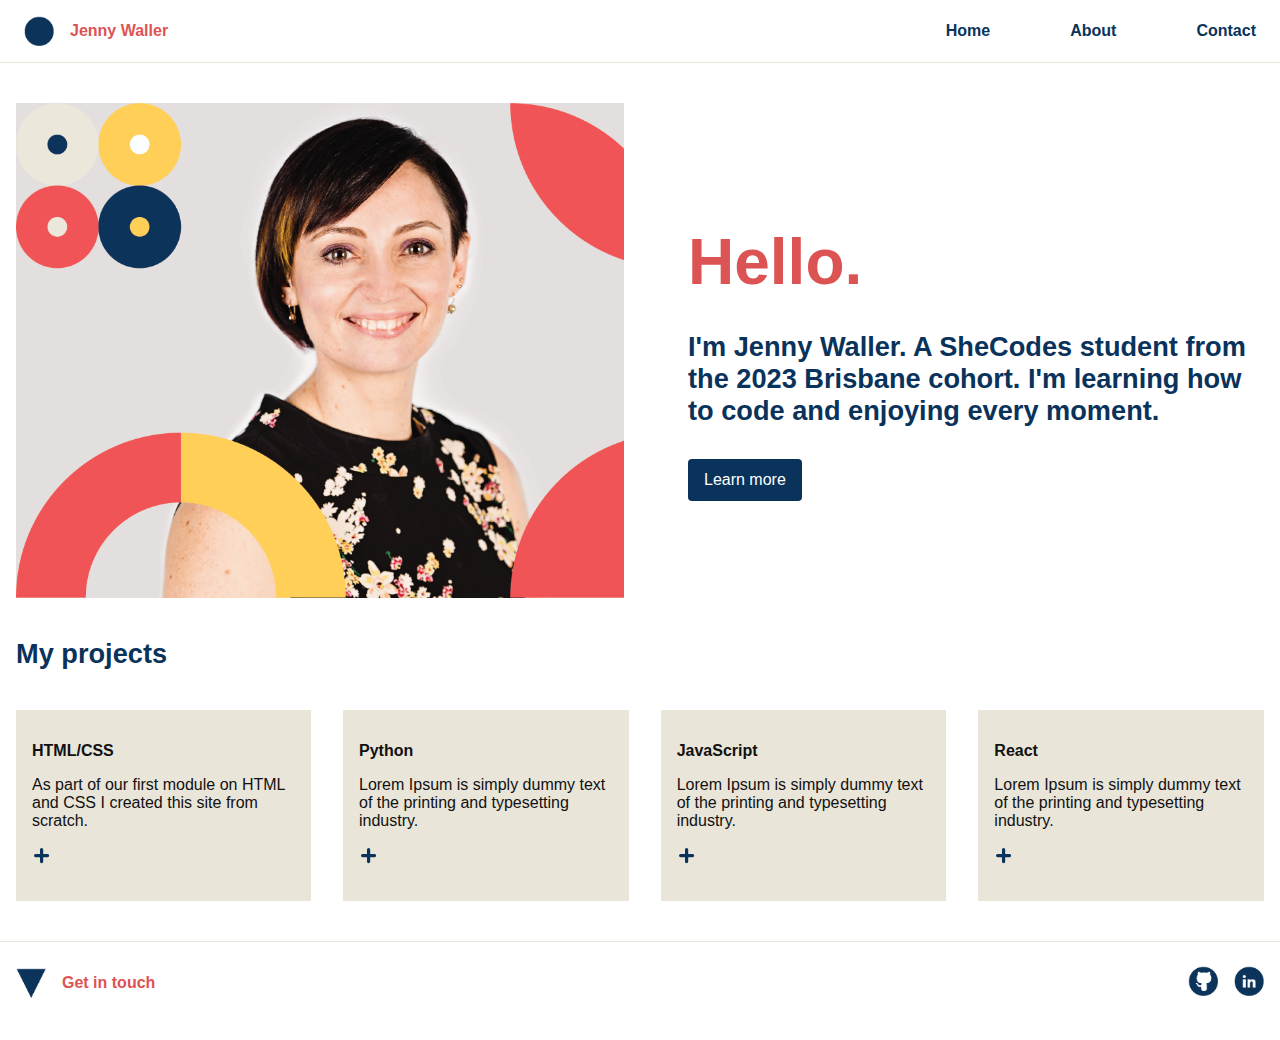
<file: index.html>
<!DOCTYPE html>
<html lang="en">
<head>
    <meta charset="UTF-8">
    <meta http-equiv="X-UA-Compatible" content="IE=edge">
    <meta name="viewport" content="width=device-width, initial-scale=1.0">
    <title>My porfolio</title>
    <link rel="stylesheet" href="css/style.css">
</head>
<body>

    <header class="header">
        <nav class="navbar">
            <div class="circle-align">
            <img src="img/circle-logo.png" alt="circle" class="circle-logo">
            <a href="index.html" class="nav-logo">Jenny Waller</a>
            </div>
            <ul class="nav-menu">
                <li class="nav-item">
                    <a href="index.html" class="nav-link">Home</a>
                </li>
                <li class="nav-item">
                    <a href="about.html" class="nav-link">About</a>
                </li>
                <li class="nav-item">
                    <a href="contact.html" class="nav-link">Contact</a>
                </li>
            </ul>
            <div class="hamburger">
                <span class="bar"></span>
                <span class="bar"></span>
                <span class="bar"></span>
            </div>
        </nav>
    </header>

    <section id="hero">
        <div class="headshot-bg">
            <!-- Remember to put your image here -->
		</div>
        <div class="headshot-info">
			<h2>Hello.</h2>
			<h3>I'm Jenny Waller. A SheCodes student from the 2023 Brisbane cohort. I'm learning how to code and enjoying every moment.</h3>
            <a href="about.html" class="btn-primary">Learn more</a>
		</div>
    </section>

    <section id="work">
        <h3>My projects</h3>
        <div class="projects">
        <article class="row">
            <h4>HTML/CSS</h4>
                <p>As part of our first module on HTML and CSS I created this site from scratch. 
                </p>
                <a href="work.html">
                    <svg xmlns="http://www.w3.org/2000/svg" fill="none" viewBox="0 0 24 24" stroke-width="4" stroke="currentColor" class="plus-icon">
                        <path stroke-linecap="round" stroke-linejoin="round" d="M12 4.5v15m7.5-7.5h-15" />
                    </svg>                      
                </a>
        </article>
        <article class="row">
            <h4>Python</h4>
                <p>Lorem Ipsum is simply dummy text of the printing and typesetting industry. 
                </p>
                <a href="work.html">
                    <svg xmlns="http://www.w3.org/2000/svg" fill="none" viewBox="0 0 24 24" stroke-width="4" stroke="currentColor" class="plus-icon">
                        <path stroke-linecap="round" stroke-linejoin="round" d="M12 4.5v15m7.5-7.5h-15" />
                    </svg>
                </a>
        </article>
        <article class="row">
            <h4>JavaScript</h4>
                <p>Lorem Ipsum is simply dummy text of the printing and typesetting industry. 
                </p>
                <a href="work.html">
                    <svg xmlns="http://www.w3.org/2000/svg" fill="none" viewBox="0 0 24 24" stroke-width="4" stroke="currentColor" class="plus-icon">
                        <path stroke-linecap="round" stroke-linejoin="round" d="M12 4.5v15m7.5-7.5h-15" />
                    </svg>
                </a>
        </article>
        <article class="row">
            <h4>React</h4>
                <p>Lorem Ipsum is simply dummy text of the printing and typesetting industry.
                </p>
                <a href="work.html">
                    <svg xmlns="http://www.w3.org/2000/svg" fill="none" viewBox="0 0 24 24" stroke-width="4" stroke="currentColor" class="plus-icon">
                        <path stroke-linecap="round" stroke-linejoin="round" d="M12 4.5v15m7.5-7.5h-15" />
                    </svg>
                </a>
        </article>
        </div>
    </section>

    <footer>
        <div class="contact-text">
            <img src="img/triangle-logo.png" alt="triangle logo" class="triangle-icon">
            <a href="contact.html"><h1>Get in touch</h1></a>
        </div>
        <div class="social-media">
            <a href="https://github.com/jdub-codes">
            <img src="img/github-logo.png" alt="GitHub" class="social-icon">
            </a>
            <a href="https://www.linkedin.com/in/jennywaller">
            <img src="img/linkedin-logo.png" alt="Linkedin" class="social-icon">
            </a>
        </div>
    </footer>

    <script src="js/script.js"></script>

</body>
</html>
</file>
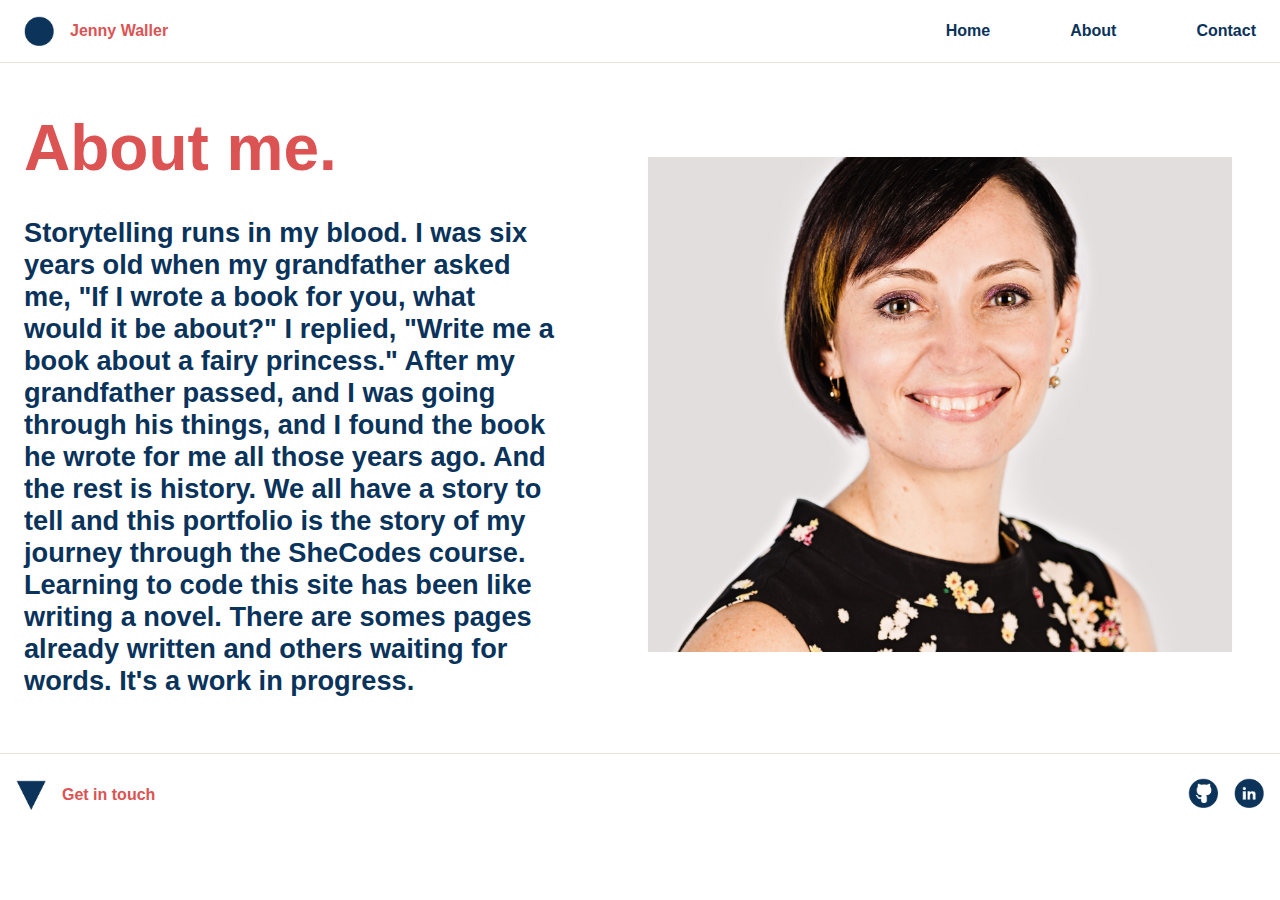
<file: about.html>
<!DOCTYPE html>
<html lang="en">
<head>
    <meta charset="UTF-8">
    <meta http-equiv="X-UA-Compatible" content="IE=edge">
    <meta name="viewport" content="width=device-width, initial-scale=1.0">
    <title>My porfolio</title>
    <link rel="stylesheet" href="css/style.css">
</head>
<body>

    <header class="header">
        <nav class="navbar">
            <div class="circle-align">
            <img src="img/circle-logo.png" alt="circle" class="circle-logo">
            <a href="index.html" class="nav-logo">Jenny Waller</a>
            </div>
            <ul class="nav-menu">
                <li class="nav-item">
                    <a href="index.html" class="nav-link">Home</a>
                </li>
                <li class="nav-item">
                    <a href="about.html" class="nav-link">About</a>
                </li>
                <li class="nav-item">
                    <a href="contact.html" class="nav-link">Contact</a>
                </li>
            </ul>
            <div class="hamburger">
                <span class="bar"></span>
                <span class="bar"></span>
                <span class="bar"></span>
            </div>
        </nav>
    </header>

    <section id="aboutme">
        <div class="aboutme-info">
			<h2>About me.</h2>
			<h3>Storytelling runs in my blood. I was six years old when my grandfather asked me, "If I wrote a book for you, what would it be about?" I replied, "Write me a book about a fairy princess." After my grandfather passed, and I was going through his things, and I found the book he wrote for me all those years ago. And the rest is history. We all have a story to tell and this portfolio is the story of my journey through the SheCodes course. Learning to code this site has been like writing a novel. There are somes pages already written and others waiting for words. It's a work in progress.
            </h3>
        </div>
        <div class="aboutme-bg">
            <!-- Remember to put your image here -->
        </div>
    </section>


    <footer class="footer">
        <div class="contact-text">
            <img src="img/triangle-logo.png" alt="triangle logo" class="triangle-icon">
            <a href="contact.html"><h1>Get in touch</h1></a>
        </div>
        <div class="social-media">
            <a href="https://github.com/jdub-codes">
            <img src="img/github-logo.png" alt="GitHub" class="social-icon">
            </a>
            <a href="https://www.linkedin.com/in/jennywaller">
            <img src="img/linkedin-logo.png" alt="Linkedin" class="social-icon">
            </a>
        </div>
    </footer>

    <script src="js/script.js">
    </script>

</body>
</html>
</file>
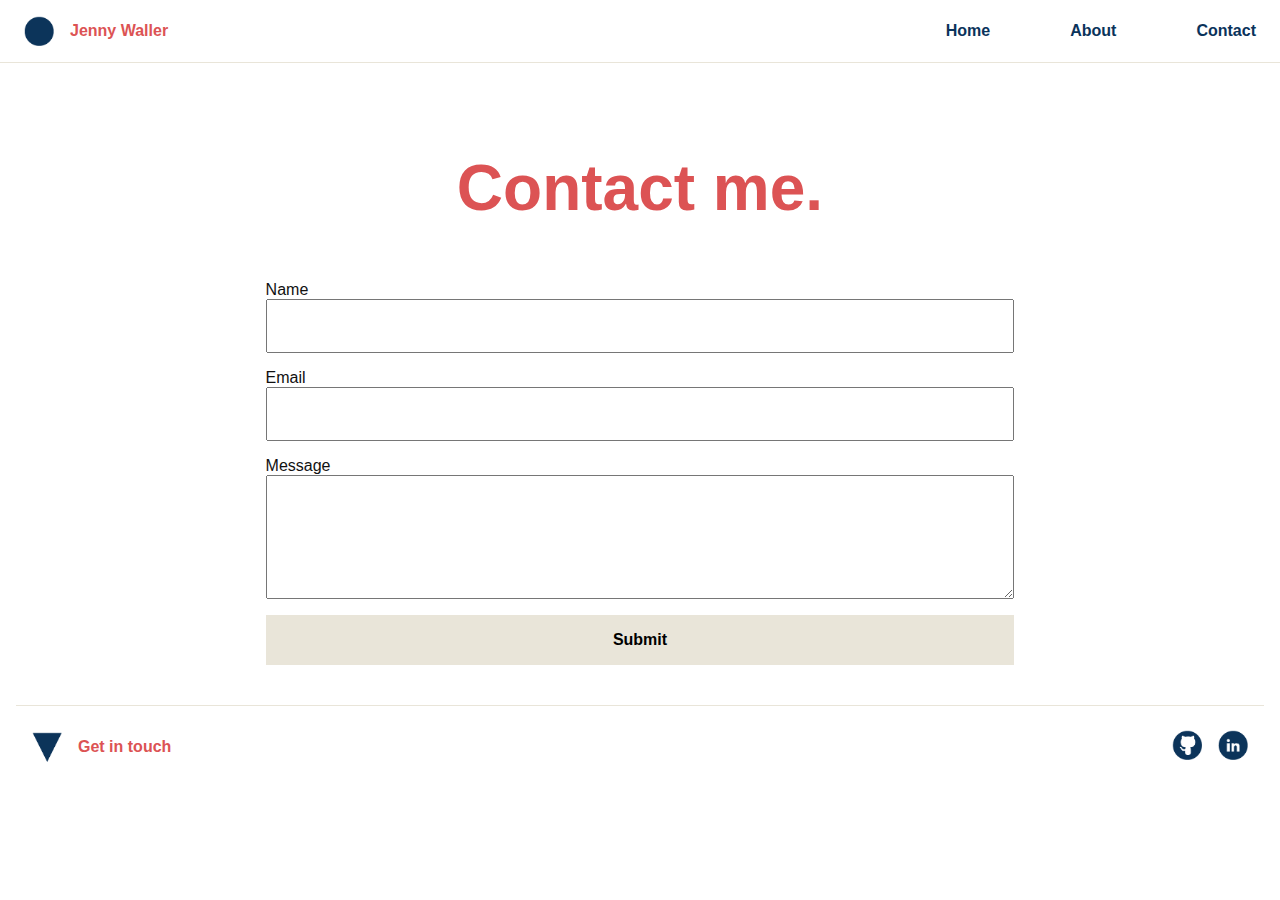
<file: contact.html>
<!DOCTYPE html>
<html lang="en">
<head>
    <meta charset="UTF-8">
    <meta http-equiv="X-UA-Compatible" content="IE=edge">
    <meta name="viewport" content="width=device-width, initial-scale=1.0">
    <title>My porfolio</title>
    <link rel="stylesheet" href="css/style.css">
</head>
<body>

    <header class="header">
        <nav class="navbar">
            <div class="circle-align">
            <img src="img/circle-logo.png" alt="circle" class="circle-logo">
            <a href="index.html" class="nav-logo">Jenny Waller</a>
            </div>
            <ul class="nav-menu">
                <li class="nav-item">
                    <a href="index.html" class="nav-link">Home</a>
                </li>
                <li class="nav-item">
                    <a href="about.html" class="nav-link">About</a>
                </li>
                <li class="nav-item">
                    <a href="contact.html" class="nav-link">Contact</a>
                </li>
            </ul>
            <div class="hamburger">
                <span class="bar"></span>
                <span class="bar"></span>
                <span class="bar"></span>
            </div>
        </nav>
    </header>

    <section id="contact">
		<h2>Contact me.</h2>
		<form action="https://formspree.io/f/mayzkjrg" method="POST">
			<label for="your-name">Name</label>
			<input type="text" id="your-name">
            <label for="your-email">Email</label>
			<input type="text" id="your-email">
			<label for="message">Message</label>
			<textarea name="message-text" id="message" rows="5"></textarea>
			<input type="submit" value="Submit">
		</form>

    <footer>
        <div class="contact-text">
            <img src="img/triangle-logo.png" alt="triangle logo" class="triangle-icon">
            <a href="contact.html"><h1>Get in touch</h1></a>
        </div>
        <div class="social-media">
            <a href="https://github.com/jdub-codes">
            <img src="img/github-logo.png" alt="GitHub" class="social-icon">
            </a>
            <a href="https://www.linkedin.com/in/jennywaller">
            <img src="img/linkedin-logo.png" alt="Linkedin" class="social-icon">
            </a>
        </div>
    </footer>

    <script src="js/script.js"></script>

</body>
</html>
</file>
<file: css/style.css>
/* Base HTML Styles */

:root {
	--pink: #DC5354;
	--yellow: #FBD15B;
	--green: #669999;
	--blue: #0A335B;
	--black: #111111;
	--gray: #E9E5D9;
}

/* CSS Reset */

html {
	box-sizing: border-box;
	font-size: 16px;
	font-family: Arial, Helvetica, sans-serif;
	color: var(--black);
	scroll-behavior: smooth;
}

*,
*:before,
*:after {
	box-sizing: inherit;
}

body,
h1,
h2,
h3,
h4,
h5,
h6,
p,
ol,
ul {
	margin: 0;
	padding: 0;
}

ol,
ul {
	list-style: none;
}

img {
	max-width: 100%;
	height: auto;
}

input,
button,
textarea,
select {
	font: inherit;
}

/* Global styles */

label, input, textarea, select {
	display: block;
	width: 100%;
}

input, select, textarea {
	padding: 16px;
}

h1 {
	font-size: 1rem;
	/* font-weight: normal; */
	color: var(--pink);
	margin-left: 16px;
	margin-right: 16px;
}

h2 {
	font-size: 4rem;
	color: var(--pink);
	padding-top: 16px;
	padding-bottom: 16px;
	margin-left: 16px;
	margin-right: 16px;
}

h3 {
	font-size: 1.7rem;
	color: var(--blue);
	padding-top: 16px;
	padding-bottom: 24px;
	margin-left: 16px;
	margin-right: 16px;
}

a {
	text-decoration: none;
}

.hero-accent {
	font-weight: bold;
}

/* Components */

.btn-primary {
	padding: 12px 16px;
	display: inline-block;
	color: white;
	border-radius: 4px;
	background-color: var(--blue);
	margin-left: 16px;
	margin-top: 8px;
}

.btn-primary:hover {
	/* outline: 1px solid var(--black); */
	/* box-shadow: 10px 5px 5px rgba(0, 0, 0, 0.2); */
	/* transform: scale(1.1); */
	/* transform: translateY(-4px); */
	background-color: var(--pink);
}


/* Header */

.header{
    border-bottom: 1px solid var(--gray);
	margin-bottom: 24px;
}

.navbar {
    display: flex;
    justify-content: space-between;
    align-items: center;
    padding: 1rem 1.5rem;
}

.circle-logo {
	height: 30px;
}

.nav-logo {
	font-weight: bold;
	color: var(--pink);
	margin-left: 16px;
}

.circle-align {
	display: flex;
	flex: 1;
	align-items: center;
}

.hamburger {
    display: none;
}

.bar {
    display: block;
    width: 25px;
    height: 3px;
    margin: 5px auto;
    -webkit-transition: all 0.3s ease-in-out;
    transition: all 0.3s ease-in-out;
    background-color: var(--blue);
}

.nav-menu {
    display: flex;
    justify-content: space-between;
    align-items: center;
}

.nav-item {
    margin-left: 5rem;
}

.nav-link{
    font-size: 1rem;
    color: var(--blue);
	font-weight: bold;
}

.nav-link:hover{
    color: var(--pink);
	font-weight: bold;
}

.nav-logo:hover{
    color: var(--blue);
	font-weight: bold;
}

@media only screen and (max-width: 768px) {
    .nav-menu {
        position: fixed;
        left: -100%;
        top: 5rem;
        flex-direction: column;
        background-color: #fff;
        width: 100%;
        border-radius: 10px;
        text-align: center;
        transition: 0.3s;
        box-shadow:
            0 10px 27px rgba(0, 0, 0, 0.05);
    }

    .nav-menu.active {
        left: 0;
    }

    .nav-item {
        margin: 2.5rem 0;
    }

    .hamburger {
        display: block;
        cursor: pointer;
    }

	.hamburger.active .bar:nth-child(2) {
        opacity: 0;
    }

    .hamburger.active .bar:nth-child(1) {
        transform: translateY(8px) rotate(45deg);
    }

    .hamburger.active .bar:nth-child(3) {
        transform: translateY(-8px) rotate(-45deg);
    }

}

/* Hero */

#hero .headshot-bg {
	height: 30vh;
	background-image: url("../img/headshot-fancy.png");
	background-size: cover;
	background-repeat: no-repeat;
	margin-top: 16px;
	margin-left: 16px;
	margin-right: 16px;
	margin-bottom: 24px;
}

@media (min-width: 768px){
	#hero {
		display: flex;
		align-items: center;
		width: 100%;
	}

	#hero .headshot-info, .headshot-bg {
		flex: 1;
		flex-direction: column;
	}

	#hero .headshot-bg {
		height: 55vh;
		background-image: url("../img/headshot-fancy.png");
		background-size: cover;
		background-repeat: no-repeat;
		background-position-y: 0%;
		margin-left: 16px;
		margin-right: 48px;
	}
}

/* Work */

#work article h4 {
	margin-bottom: 16px;
	color: var(--black);
}

#work article p {
	margin-bottom: 16px;
}

#work article {
	padding: 32px 16px;
	background-color: var(--gray);
	margin: 16px;
}

#work .projects {
	display: flex;
	flex: 1;
	justify-content: space-between;
}

#work .plus-icon {
	height: 1.2em;
	width: 1.2em;
	color: var(--blue);
}


@media only screen and (max-width: 768px) {
	
	#work .projects {
		display: flex;
		flex-direction: column;
	}
}

#work .projects :hover {
	background-color: var(--yellow);
}

/* About */

#aboutme .aboutme-bg {
	height: 30vh;
	background-image: url("../img/headshot.jpg");
	background-size: cover;
	background-repeat: no-repeat;
	margin-top: 16px;
	margin-left: 16px;
	margin-right: 48px;
	margin-bottom: 24px;
	background-position-y: 30%;
}

@media (min-width: 768px){
	#aboutme {
		display: flex;
		align-items: center;
		width: 100%;
	}

	#aboutme .aboutme-info, .aboutme-bg {
		flex: 1;
		flex-direction: column;
		padding: 8px;
	}

	#aboutme .aboutme-info {
		margin-right: 48px;
	}

	#aboutme .aboutme-bg {
		height: 55vh;
		background-image: url("../img/headshot.jpg");
		background-size: cover;
		background-repeat: no-repeat;
		background-position-y: 30%;
		margin-left: 16px;
	}
}

/* Contact */

#contact p {
	margin: none;
	font-size: 0.8rem;
}

#contact {
	padding: 48px 16px;
}

#contact input, #contact select {
	margin-bottom: 16px;
}

#contact h2 {
	margin-bottom: 16px;
}

@media (min-width: 768px){
	#contact h2 {
		text-align: center;
	}

	#contact form {
		max-width: 60%;
		margin: 40px auto;
	}
}

#contact input[type="submit"] {
	background-color: var(--gray);
	border: 0;
	margin-top: 16px;
	margin-bottom: 16px;
	cursor: pointer;
	font-weight: bold;
}

/* Footer */

footer {
    border-top: 1px solid var(--gray);
	display: flex;
	justify-content: space-between;
	margin-top: 24px;
	margin-bottom: 24px;
}

.triangle-icon {
	height: 30px;
	margin-left: 16px;
}

.contact-text, .social-media {
	display: flex;
	align-items: center;
	margin-top: 24px;
	margin-bottom: 16px;
}

.contact-text :hover {
    color: var(--blue);
	font-weight: bold;
}

.social-icon {
	height: 30px;
	margin-right: 16px;
	background-color: none;
}

/* Utilities */

.display-none {
	display: none;
}
</file>
